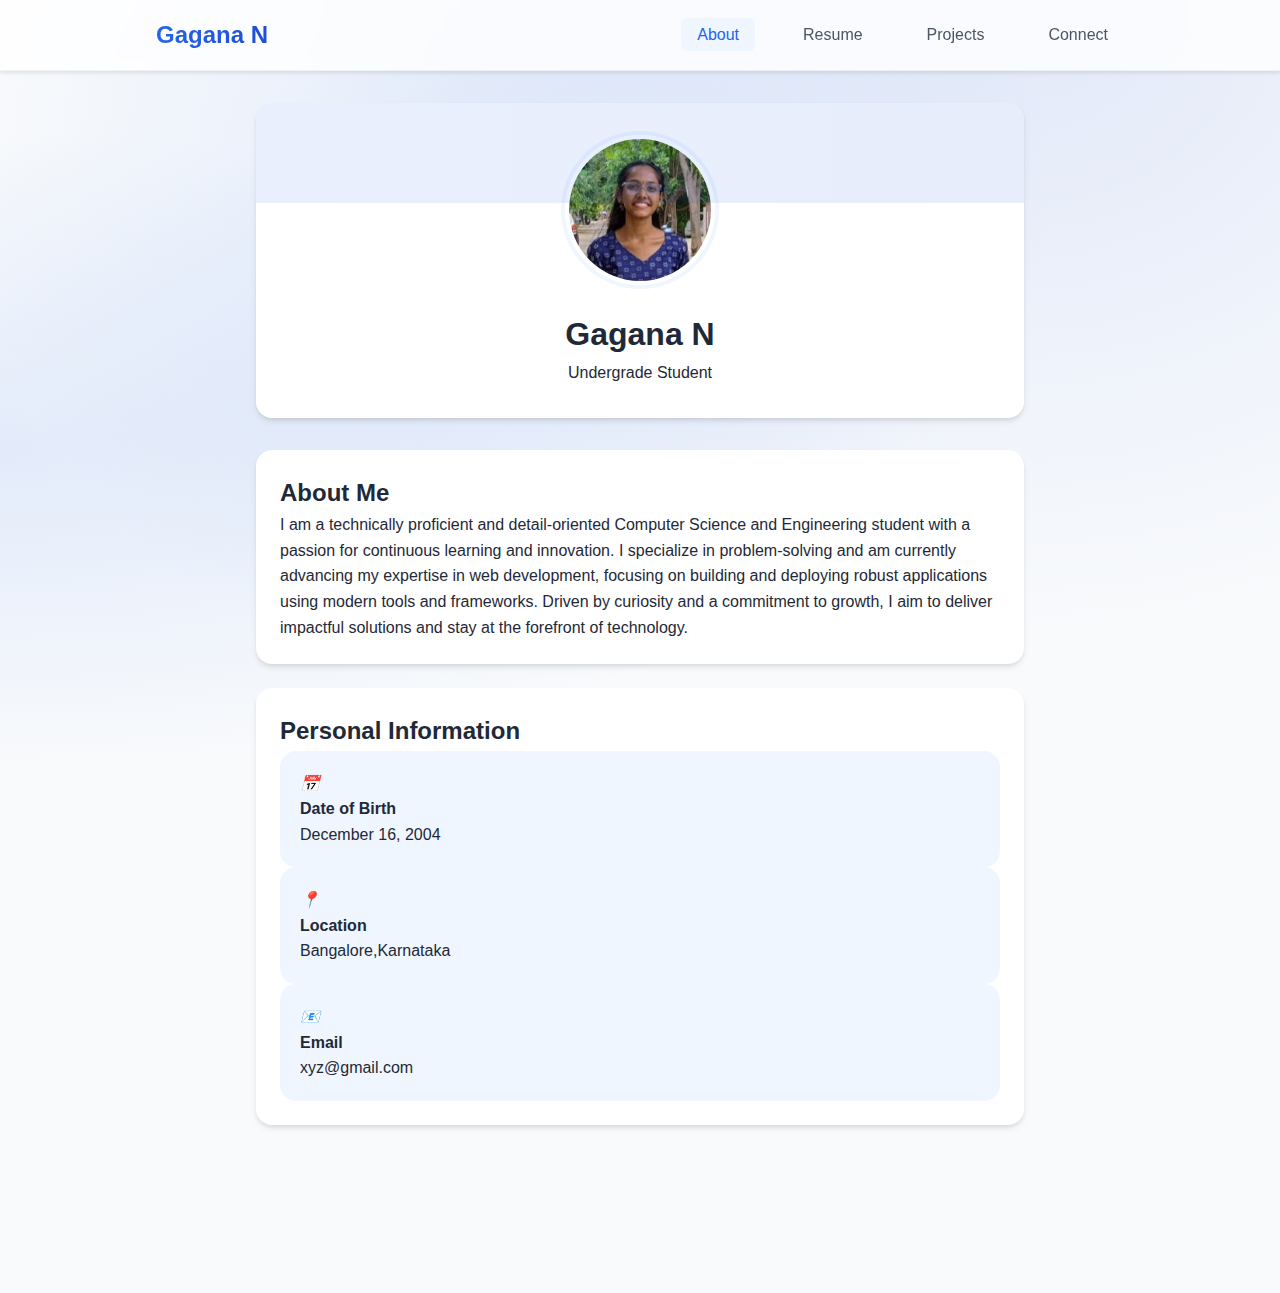
<file: index.html>
<!DOCTYPE html>
<html lang="en">
<head>
    <meta charset="UTF-8">
    <meta name="viewport" content="width=device-width, initial-scale=1.0">
    <title>Gagana N - portfolio</title>
    <link rel="stylesheet" href="styles/main.css">
    <meta name="description" content="Detailed bio data of Gagana N - student">
    <link rel="preconnect" href="https://images.unsplash.com">
</head>
<body>
    <nav class="navbar">
        <div class="nav-content">
            <div class="logo">Gagana N</div>
            <ul class="nav-links">
                <li><a href="index.html" class="active">About</a></li>
                <li><a href="resume.html">Resume</a></li>
                <li><a href="project.html">Projects</a></li>
                <li><a href="connect.html">Connect</a></li>
            </ul>
        </div>
    </nav>

    <main class="container">
        <div class="biodata">
            <header class="profile-header">
                <img src="pic me.jpg" 
                     alt="Gagana N" 
                     class="profile-image">
                <h1>Gagana N</h1>
                <p class="title">Undergrade Student</p>
            </header>

            <section class="section">
                <h2>About Me</h2>
                <p class="about-text">
                    I am a technically proficient and detail-oriented Computer Science and 
                    Engineering student with a passion for continuous learning and innovation.
                    I specialize in problem-solving and am currently advancing my expertise 
                    in web development, focusing on building and deploying robust applications
                     using modern tools and frameworks. Driven by curiosity and a commitment 
                     to growth, I aim to deliver impactful solutions and stay at the forefront
                      of technology.  
                </p>
            </section>

            <section class="section">
                <h2>Personal Information</h2>
                <div class="personal-info">
                    <div class="info-item">
                        <i class="icon">📅</i>
                        <div>
                            <h4>Date of Birth</h4>
                            <p>December 16, 2004</p>
                        </div>
                    </div>
                    <div class="info-item">
                        <i class="icon">📍</i>
                        <div>
                            <h4>Location</h4>
                            <p>Bangalore,Karnataka</p>
                        </div>
                    </div>
                    <div class="info-item">
                        <i class="icon">📧</i>
                        <div>
                            <h4>Email</h4>
                            <p>xyz@gmail.com</p>
                        </div>
                    </div>
                </div>
            </section>

            <section class="section">
                <h2>Interests</h2>
                <div class="interests">
                    <span class="interest-tag">Programming</span>
                    <span class="interest-tag">Listen to Music</span>
                    <span class="interest-tag">Cooking</span>
                    <span class="interest-tag">Writing</span>
                    <span class="interest-tag">Travel</span>
                </div>
            </section>
        </div>
    </main>

    <script src="script.js"></script>
</body>
</html>
</file>
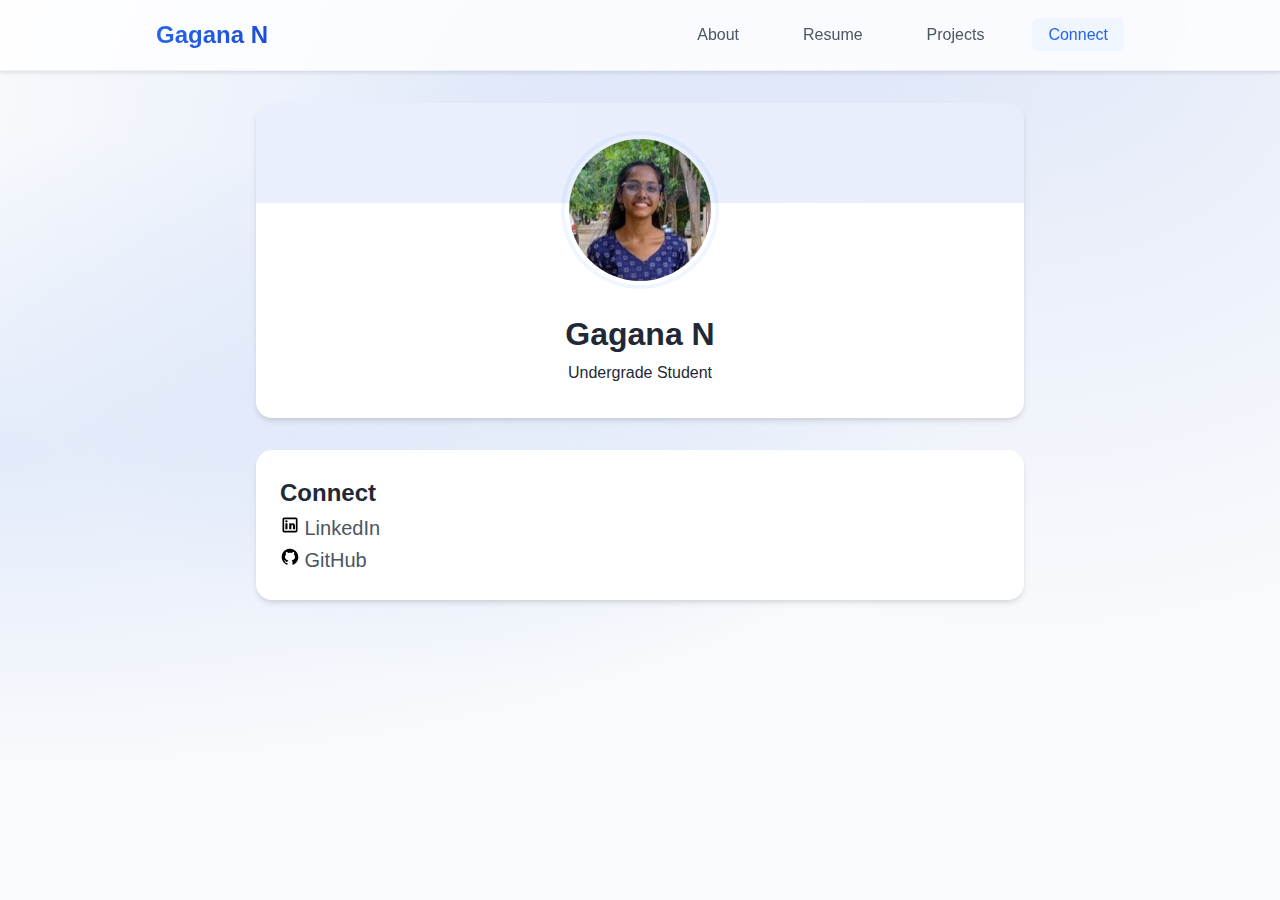
<file: connect.html>
<!DOCTYPE html>
<html lang="en">
<head>
    <meta charset="UTF-8">
    <meta name="viewport" content="width=device-width, initial-scale=1.0">
    <title>Gagana N -Connect</title>
    <link rel="stylesheet" href="styles/main.css">
    <meta name="description" content="Detailed bio data of Gagana N - student">
    <link rel="preconnect" href="https://images.unsplash.com">
</head>
<body>
    <nav class="navbar">
        <div class="nav-content">
            <div class="logo">Gagana N</div>
            <ul class="nav-links">
                <li><a href="index.html" >About</a></li>
                <li><a href="resume.html">Resume</a></li>
                <li><a href="project.html">Projects</a></li>
                <li><a href="connect.html" class="active">Connect</a></li>
            </ul>
        </div>
    </nav>

    <main class="container">
        <div class="biodata">
            <header class="profile-header">
                <img src="pic me.jpg" 
                     alt="Gagana N" 
                     class="profile-image">
                <h1>Gagana N</h1>
                <p class="title">Undergrade Student</p>
            </header>

            <section class="section">
                <h2>Connect</h2>
                <div class="links">
                    <p>
                        <svg xmlns="http://www.w3.org/2000/svg" x="0px" y="0px" width="20" height="20" viewBox="0 0 24 24">
                            <path d="M 5 3 C 3.895 3 3 3.895 3 5 L 3 19 C 3 20.105 3.895 21 5 21 L 19 21 C 20.105 21 21 20.105 21 19 L 21 5 C 21 3.895 20.105 3 19 3 L 5 3 z M 5 5 L 19 5 L 19 19 L 5 19 L 5 5 z M 7.7792969 6.3164062 C 6.9222969 6.3164062 6.4082031 6.8315781 6.4082031 7.5175781 C 6.4082031 8.2035781 6.9223594 8.7167969 7.6933594 8.7167969 C 8.5503594 8.7167969 9.0644531 8.2035781 9.0644531 7.5175781 C 9.0644531 6.8315781 8.5502969 6.3164062 7.7792969 6.3164062 z M 6.4765625 10 L 6.4765625 17 L 9 17 L 9 10 L 6.4765625 10 z M 11.082031 10 L 11.082031 17 L 13.605469 17 L 13.605469 13.173828 C 13.605469 12.034828 14.418109 11.871094 14.662109 11.871094 C 14.906109 11.871094 15.558594 12.115828 15.558594 13.173828 L 15.558594 17 L 18 17 L 18 13.173828 C 18 10.976828 17.023734 10 15.802734 10 C 14.581734 10 13.930469 10.406562 13.605469 10.976562 L 13.605469 10 L 11.082031 10 z"></path>
                        </svg>
                        <a href="https://www.linkedin.com/in/gaganan7/">LinkedIn</a>
                    </p>
                </div>
                <div class="links">
                    <p><svg xmlns="http://www.w3.org/2000/svg" x="0px" y="0px" width="20" height="20" viewBox="0 0 24 24">
                        <path d="M10.9,2.1c-4.6,0.5-8.3,4.2-8.8,8.7c-0.5,4.7,2.2,8.9,6.3,10.5C8.7,21.4,9,21.2,9,20.8v-1.6c0,0-0.4,0.1-0.9,0.1 c-1.4,0-2-1.2-2.1-1.9c-0.1-0.4-0.3-0.7-0.6-1C5.1,16.3,5,16.3,5,16.2C5,16,5.3,16,5.4,16c0.6,0,1.1,0.7,1.3,1c0.5,0.8,1.1,1,1.4,1 c0.4,0,0.7-0.1,0.9-0.2c0.1-0.7,0.4-1.4,1-1.8c-2.3-0.5-4-1.8-4-4c0-1.1,0.5-2.2,1.2-3C7.1,8.8,7,8.3,7,7.6c0-0.4,0-0.9,0.2-1.3 C7.2,6.1,7.4,6,7.5,6c0,0,0.1,0,0.1,0C8.1,6.1,9.1,6.4,10,7.3C10.6,7.1,11.3,7,12,7s1.4,0.1,2,0.3c0.9-0.9,2-1.2,2.5-1.3 c0,0,0.1,0,0.1,0c0.2,0,0.3,0.1,0.4,0.3C17,6.7,17,7.2,17,7.6c0,0.8-0.1,1.2-0.2,1.4c0.7,0.8,1.2,1.8,1.2,3c0,2.2-1.7,3.5-4,4 c0.6,0.5,1,1.4,1,2.3v2.6c0,0.3,0.3,0.6,0.7,0.5c3.7-1.5,6.3-5.1,6.3-9.3C22,6.1,16.9,1.4,10.9,2.1z"></path>
                    </svg>
                        <a href="https://github.com/nreddyg07">GitHub</a>
                    </p>
                </div>
            </section>
            

    <script src="script.js"></script>
</body>
</html>
</file>
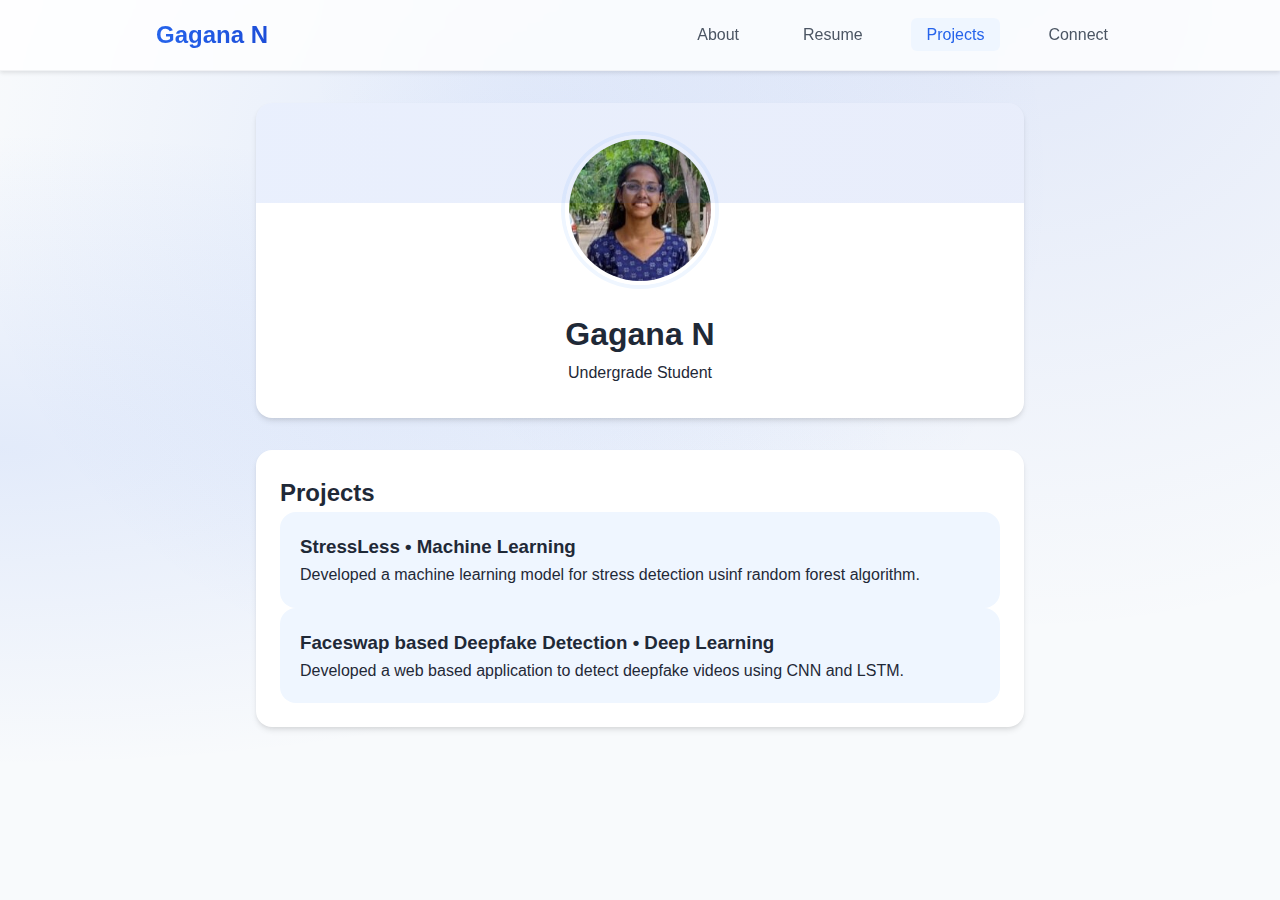
<file: project.html>
<!DOCTYPE html>
<html lang="en">
<head>
    <meta charset="UTF-8">
    <meta name="viewport" content="width=device-width, initial-scale=1.0">
    <title>Gagana N - Projects</title>
    <link rel="stylesheet" href="styles/main.css">
    <meta name="description" content="Detailed bio data of Gagana N">
    <link rel="preconnect" href="https://images.unsplash.com">
</head>
<body>
    <nav class="navbar">
        <div class="nav-content">
            <div class="logo">Gagana N</div>
            <ul class="nav-links">
                <li><a href="index.html" >About</a></li>
                <li><a href="resume.html">Resume</a></li>
                <li><a href="project.html" class="active">Projects</a></li>
                <li><a href="connect.html">Connect</a></li>
            </ul>
        </div>
    </nav>

    <main class="container">
        <div class="biodata">
            <header class="profile-header">
                <img src="pic me.jpg" 
                     alt="Gagana N" 
                     class="profile-image">
                <h1>Gagana N</h1>
                <p class="title">Undergrade Student</p>
            </header>

            <section class="section">
                <h2>Projects</h2>
                <div class="info-item">
                    <h3>StressLess • Machine Learning</h3>
                    <p>Developed a machine learning model for stress detection usinf random forest algorithm.</p>
                </div>
                <div class="info-item">
                    <h3>Faceswap based Deepfake Detection • Deep Learning</h3>
                    <p>Developed a web based application to detect deepfake videos using CNN and LSTM.</p>
                </div>
            </section>
            

    <script src="script.js"></script>
</body>
</html>
</file>
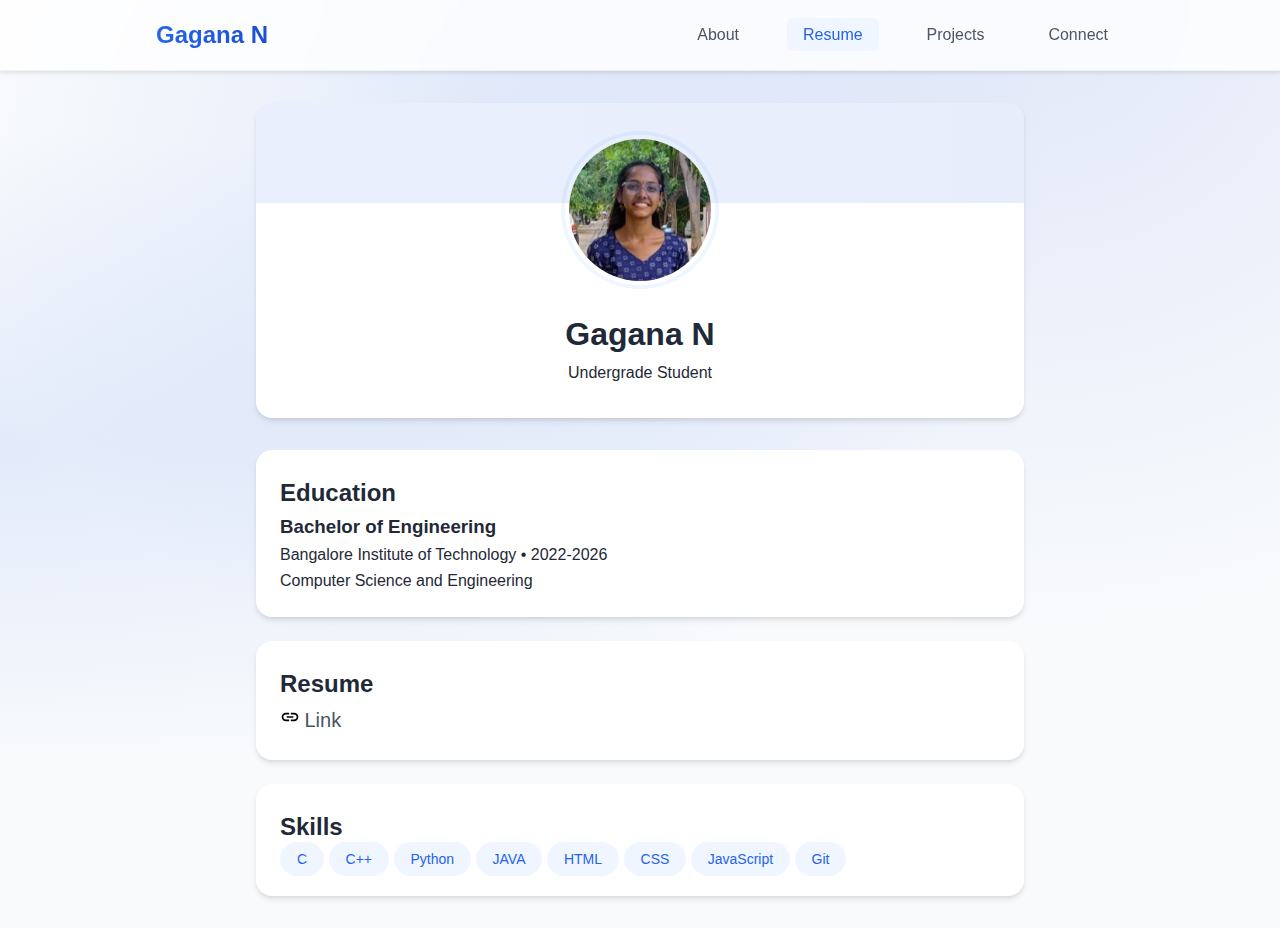
<file: resume.html>
<!DOCTYPE html>
<html lang="en">
<head>
    <meta charset="UTF-8">
    <meta name="viewport" content="width=device-width, initial-scale=1.0">
    <title>Gagana N - Resume</title>
    <link rel="stylesheet" href="styles/main.css">
    <meta name="description" content="Professional portfolio of Gagana N - student">
    <link rel="preconnect" href="https://images.unsplash.com">
</head>
<body>
    <nav class="navbar">
        <div class="nav-content">
            <div class="logo">Gagana N</div>
            <ul class="nav-links">
                <li><a href="index.html">About</a></li>
                <li><a href="resume.html" class="active">Resume</a></li>
                <li><a href="project.html">Projects</a></li>
                <li><a href="connect.html">Connect</a></li>
            </ul>
        </div>
    </nav>

    <main class="container">
        <div class="resume">
            <header class="profile-header">
                <img src="pic me.jpg" 
                     alt="Gagana N" 
                     class="profile-image">
                <h1>Gagana N</h1>
                <p class="title">Undergrade Student</p>
            </header>

            <section class="section">
                <h2>Education</h2>
                <div class="education-item">
                    <h3>Bachelor of Engineering</h3>
                    <p>Bangalore Institute of Technology • 2022-2026</p>
                    <p>Computer Science and Engineering</p>
                </div>
                
            </section>
            <section class="section">
                <div class="links">
                    <h2>Resume</h2>
                    <p><svg xmlns="http://www.w3.org/2000/svg" height="20px" viewBox="0 -960 960 960" width="20px" fill="#000000"><path d="M440-280H280q-83 0-141.5-58.5T80-480q0-83 58.5-141.5T280-680h160v80H280q-50 0-85 35t-35 85q0 50 35 85t85 35h160v80ZM320-440v-80h320v80H320Zm200 160v-80h160q50 0 85-35t35-85q0-50-35-85t-85-35H520v-80h160q83 0 141.5 58.5T880-480q0 83-58.5 141.5T680-280H520Z"/></svg>
                        <a href="https://drive.google.com/file/d/1IPCU99wErzMyBK6iZM1ssQ4fblFZfCok/view">Link</a>
                    </p>
                </div>
            </section>

            <section class="section">
                <h2>Skills</h2>
                <div class="skills">
                    <span class="skill-tag">C</span>
                    <span class="skill-tag">C++</span>
                    <span class="skill-tag">Python</span>
                    <span class="skill-tag">JAVA</span>
                    <span class="skill-tag">HTML</span>
                    <span class="skill-tag">CSS</span>
                    <span class="skill-tag">JavaScript</span>
                    <span class="skill-tag">Git</span>
                </div>
            </section>
        </div>
    </main>

    <script src="script.js"></script>
</body>
</html>
</file>
<file: styles/main.css>
/* Main stylesheet that imports all other stylesheets */
@import 'base.css';
@import 'components.css';
@import 'sections.css';
@import 'animations.css';
@import 'responsive.css';
</file>
